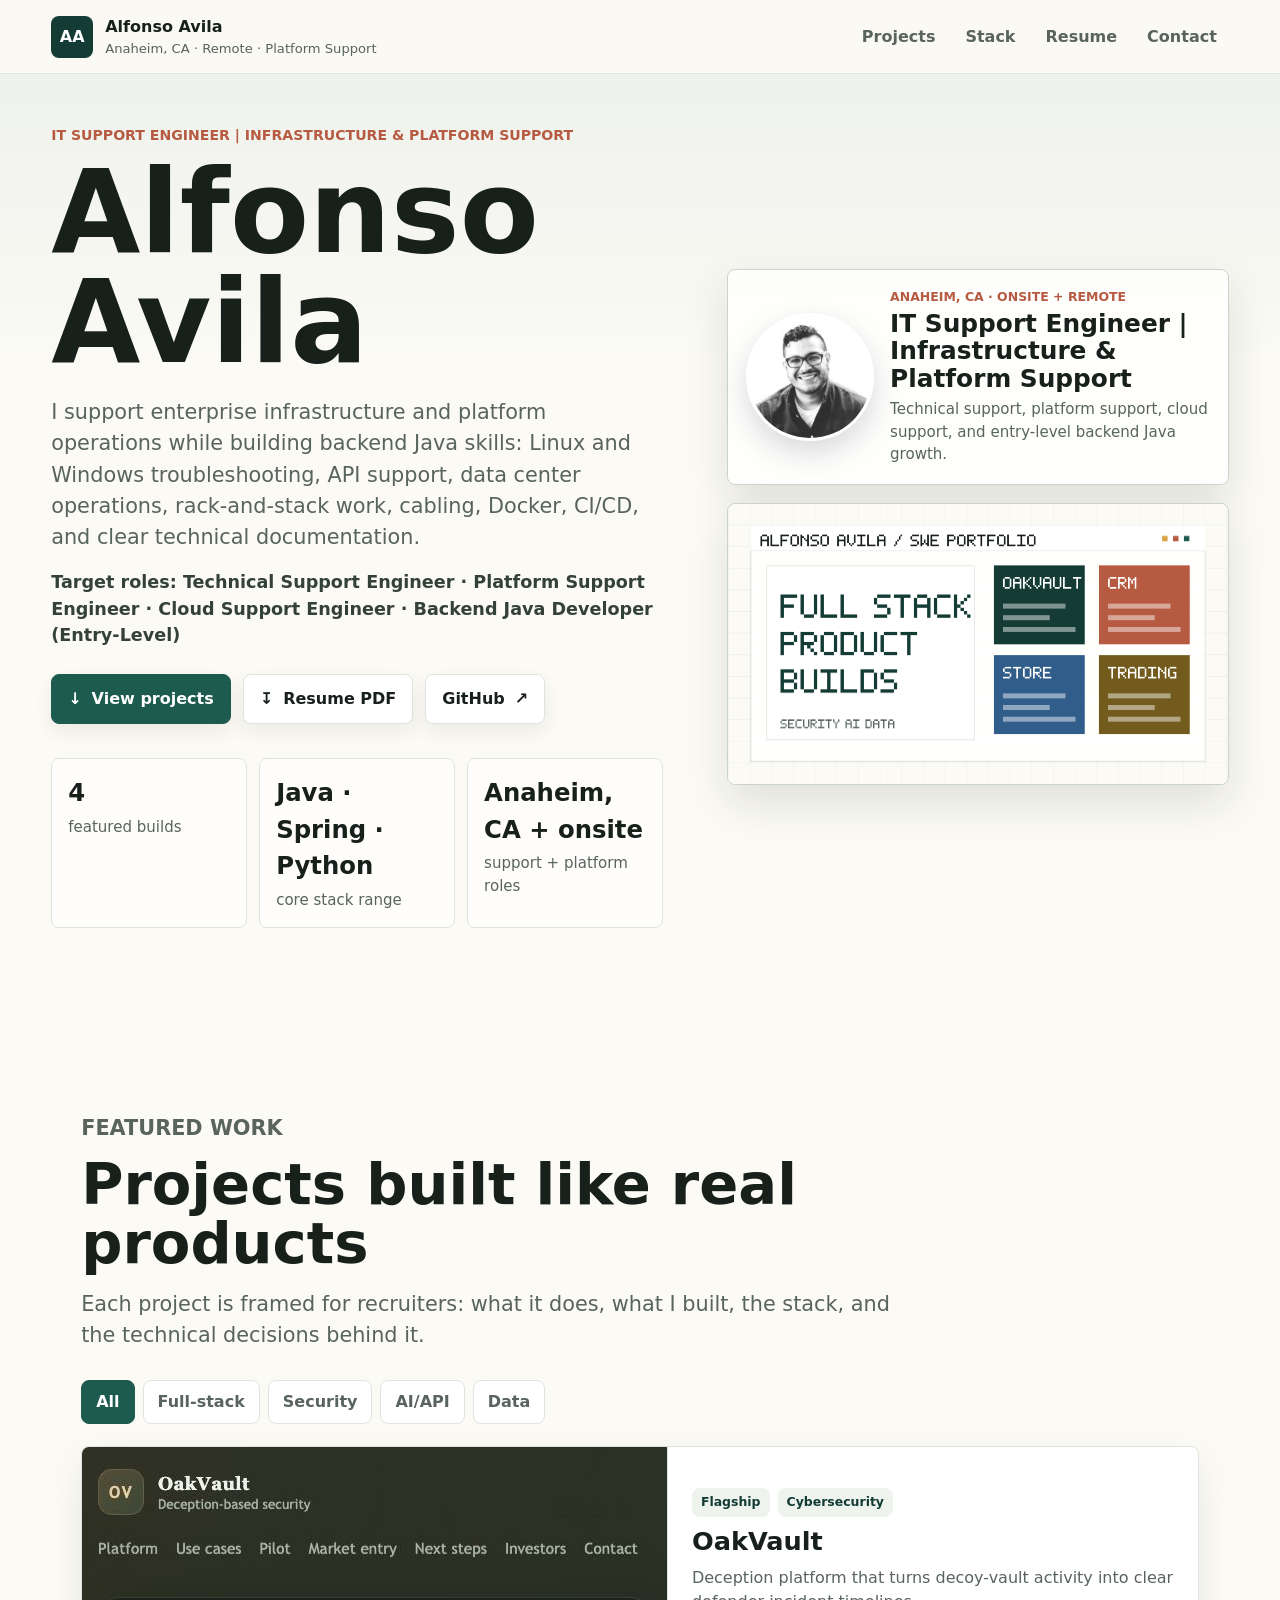
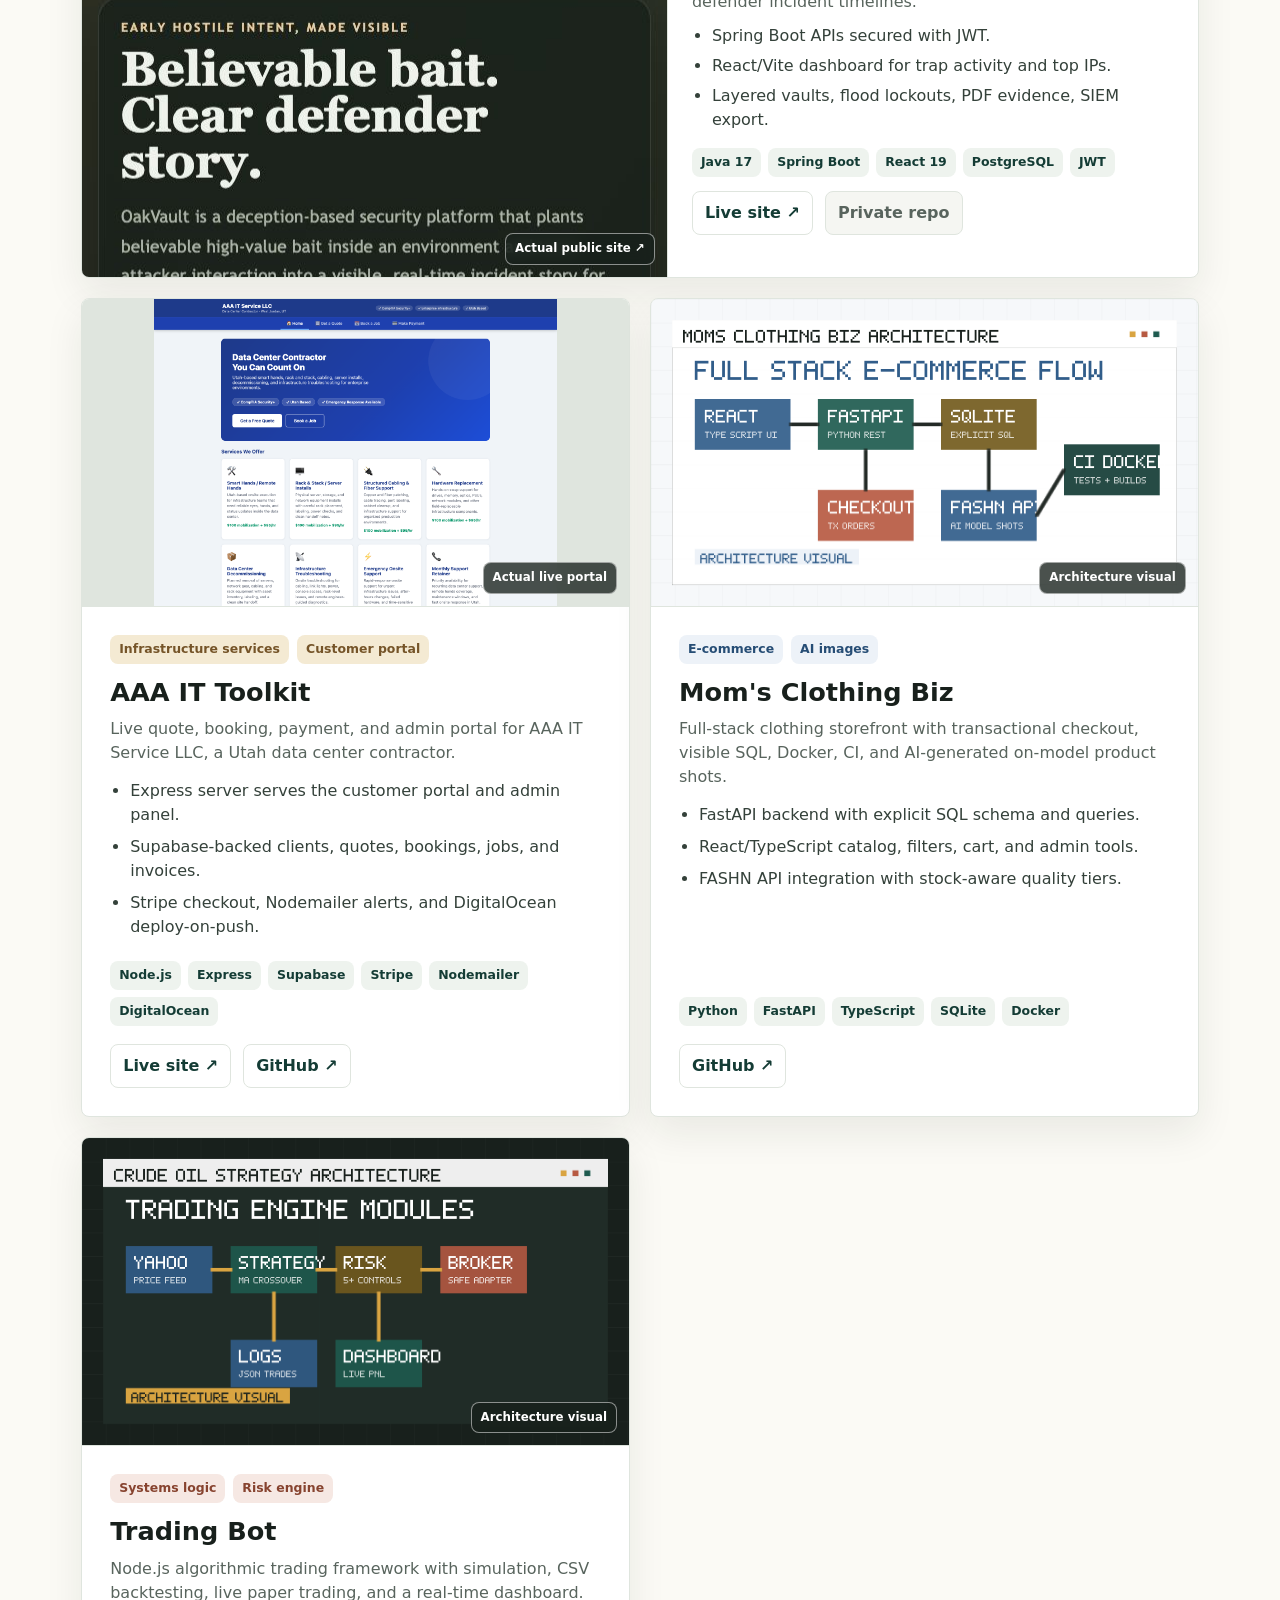
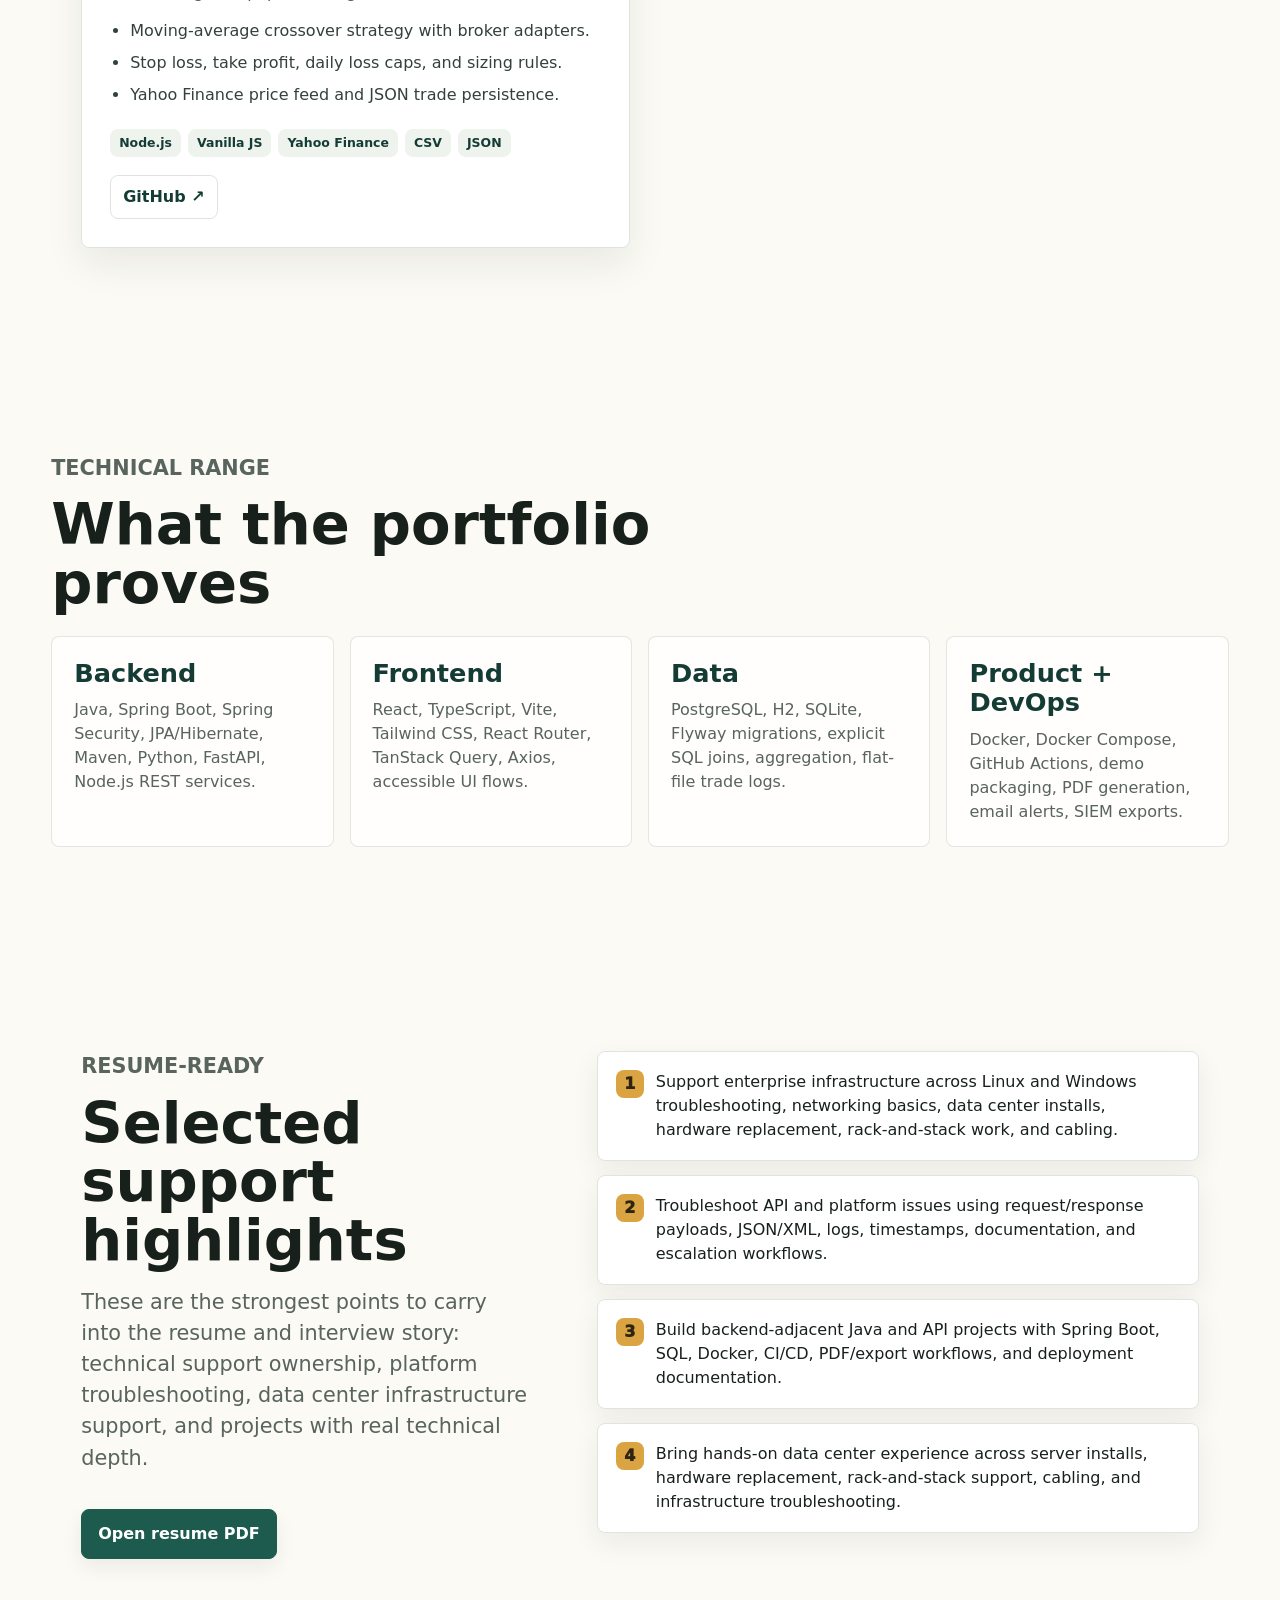
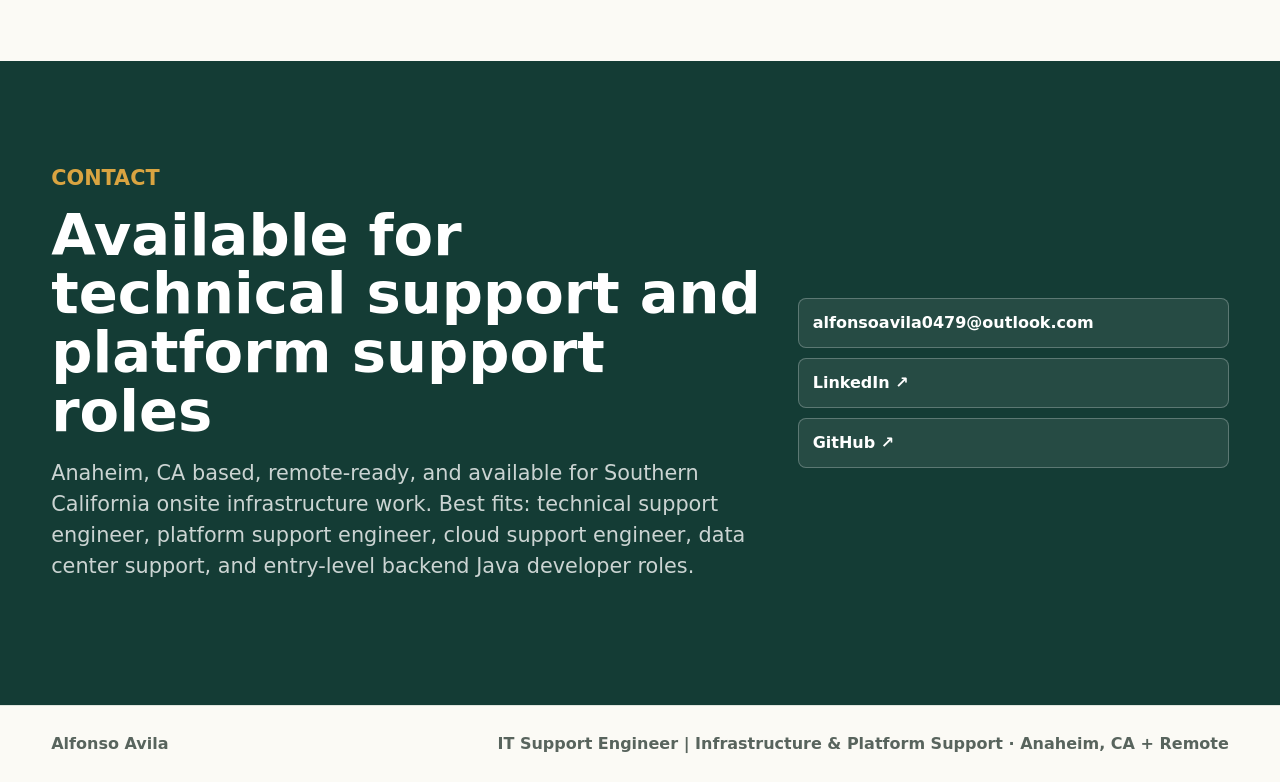
<file: index.html>
<!DOCTYPE html>
<html lang="en">
  <head>
    <meta charset="UTF-8" />
    <meta name="viewport" content="width=device-width, initial-scale=1.0" />
    <meta
      name="description"
      content="Alfonso Avila is an IT support engineer focused on infrastructure support, platform support, cloud support, data center operations, and entry-level backend Java development."
    />
    <title>Alfonso Avila | IT Support Engineer / Infrastructure &amp; Platform Support</title>
    <link rel="stylesheet" href="./styles.css?v=4" />
  </head>
  <body>
    <header class="site-header">
      <a class="brand" href="#top" aria-label="Alfonso Avila home">
        <span class="brand-mark">AA</span>
        <span>
          <strong>Alfonso Avila</strong>
          <small>Anaheim, CA · Remote · Platform Support</small>
        </span>
      </a>

      <nav class="nav-links" aria-label="Primary navigation">
        <a href="#projects">Projects</a>
        <a href="#stack">Stack</a>
        <a href="#resume">Resume</a>
        <a href="#contact">Contact</a>
      </nav>
    </header>

    <main id="top">
      <section class="hero section-band">
        <div class="hero-copy">
          <p class="eyebrow">IT Support Engineer | Infrastructure &amp; Platform Support</p>
          <h1>Alfonso Avila</h1>
          <p class="hero-text">
            I support enterprise infrastructure and platform operations while
            building backend Java skills: Linux and Windows troubleshooting,
            API support, data center operations, rack-and-stack work, cabling,
            Docker, CI/CD, and clear technical documentation.
          </p>
          <p class="target-roles">
            Target roles: Technical Support Engineer · Platform Support Engineer ·
            Cloud Support Engineer · Backend Java Developer (Entry-Level)
          </p>
          <div class="hero-actions" aria-label="Primary links">
            <a class="button primary" href="#projects">
              <span aria-hidden="true">↓</span>
              View projects
            </a>
            <a class="button" href="./assets/Alfonso_Avila_Resume.pdf">
              <span aria-hidden="true">↧</span>
              Resume PDF
            </a>
            <a class="icon-link" href="https://github.com/fonzyg" target="_blank" rel="noreferrer">
              GitHub
              <span aria-hidden="true">↗</span>
            </a>
          </div>
          <dl class="quick-stats" aria-label="Portfolio summary">
            <div>
              <dt>4</dt>
              <dd>featured builds</dd>
            </div>
            <div>
              <dt>Java · Spring · Python</dt>
              <dd>core stack range</dd>
            </div>
            <div>
              <dt>Anaheim, CA + onsite</dt>
              <dd>support + platform roles</dd>
            </div>
          </dl>
        </div>

        <figure class="hero-media">
          <div class="profile-card">
            <img
              class="profile-photo"
              src="./assets/alfonso-headshot.jpg"
              alt="Portrait of Alfonso Avila"
            />
            <div class="profile-copy">
              <span>Anaheim, CA · Onsite + Remote</span>
              <strong>IT Support Engineer | Infrastructure &amp; Platform Support</strong>
              <small>Technical support, platform support, cloud support, and entry-level backend Java growth.</small>
            </div>
          </div>
          <img
            class="portfolio-preview"
            src="./assets/hero-lab.png"
            alt="Generated portfolio preview showing four software project workstreams"
          />
        </figure>
      </section>

      <section class="section" id="projects">
        <div class="section-heading">
          <p class="eyebrow">Featured work</p>
          <h2>Projects built like real products</h2>
          <p>
            Each project is framed for recruiters: what it does, what I built,
            the stack, and the technical decisions behind it.
          </p>
        </div>

        <div class="filter-bar" role="group" aria-label="Filter projects">
          <button class="filter-button active" type="button" data-filter="all">All</button>
          <button class="filter-button" type="button" data-filter="fullstack">Full-stack</button>
          <button class="filter-button" type="button" data-filter="security">Security</button>
          <button class="filter-button" type="button" data-filter="ai">AI/API</button>
          <button class="filter-button" type="button" data-filter="data">Data</button>
        </div>

        <div class="project-grid">
          <article class="project-card featured" data-tags="fullstack security data">
            <div class="project-media">
              <img
                class="project-image"
                src="./assets/oakvault-real.jpg"
                alt="Actual OakVault public website screenshot"
              />
              <a
                class="image-note"
                href="https://oakvaultcyber.com/"
                target="_blank"
                rel="noreferrer"
                aria-label="Open OakVault public site"
              >
                Actual public site ↗
              </a>
            </div>
            <div class="project-body">
              <div class="project-kicker">
                <span>Flagship</span>
                <span>Cybersecurity</span>
              </div>
              <h3>OakVault</h3>
              <p>
                Deception platform that turns decoy-vault activity into clear
                defender incident timelines.
              </p>
              <ul class="project-points">
                <li>Spring Boot APIs secured with JWT.</li>
                <li>React/Vite dashboard for trap activity and top IPs.</li>
                <li>Layered vaults, flood lockouts, PDF evidence, SIEM export.</li>
              </ul>
              <div class="tech-list" aria-label="OakVault technologies">
                <span>Java 17</span>
                <span>Spring Boot</span>
                <span>React 19</span>
                <span>PostgreSQL</span>
                <span>JWT</span>
              </div>
              <div class="project-links">
                <a href="https://oakvaultcyber.com/" target="_blank" rel="noreferrer">Live site ↗</a>
                <span class="muted-link">Private repo</span>
              </div>
            </div>
          </article>

          <article class="project-card" data-tags="fullstack ai data">
            <div class="project-media">
              <img
                class="project-image"
                src="./assets/aaa-it-toolkit-real.png"
                alt="Actual AAA IT Toolkit customer portal screenshot"
              />
              <span class="image-note">Actual live portal</span>
            </div>
            <div class="project-body">
              <div class="project-kicker">
                <span>Infrastructure services</span>
                <span>Customer portal</span>
              </div>
              <h3>AAA IT Toolkit</h3>
              <p>
                Live quote, booking, payment, and admin portal for AAA IT
                Service LLC, a Utah data center contractor.
              </p>
              <ul class="project-points">
                <li>Express server serves the customer portal and admin panel.</li>
                <li>Supabase-backed clients, quotes, bookings, jobs, and invoices.</li>
                <li>Stripe checkout, Nodemailer alerts, and DigitalOcean deploy-on-push.</li>
              </ul>
              <div class="tech-list" aria-label="AAA IT Toolkit technologies">
                <span>Node.js</span>
                <span>Express</span>
                <span>Supabase</span>
                <span>Stripe</span>
                <span>Nodemailer</span>
                <span>DigitalOcean</span>
              </div>
              <div class="project-links">
                <a href="https://serveratutahwithaaaservices.com/" target="_blank" rel="noreferrer">Live site ↗</a>
                <a href="https://github.com/fonzyg/aaa-it-toolkit" target="_blank" rel="noreferrer">GitHub ↗</a>
              </div>
            </div>
          </article>

          <article class="project-card" data-tags="fullstack ai data">
            <div class="project-media">
              <img
                class="project-image"
                src="./assets/moms-preview.png"
                alt="Architecture visual for Mom's Clothing Biz"
              />
              <span class="image-note">Architecture visual</span>
            </div>
            <div class="project-body">
              <div class="project-kicker">
                <span>E-commerce</span>
                <span>AI images</span>
              </div>
              <h3>Mom's Clothing Biz</h3>
              <p>
                Full-stack clothing storefront with transactional checkout,
                visible SQL, Docker, CI, and AI-generated on-model product shots.
              </p>
              <ul class="project-points">
                <li>FastAPI backend with explicit SQL schema and queries.</li>
                <li>React/TypeScript catalog, filters, cart, and admin tools.</li>
                <li>FASHN API integration with stock-aware quality tiers.</li>
              </ul>
              <div class="tech-list" aria-label="Mom's Clothing Biz technologies">
                <span>Python</span>
                <span>FastAPI</span>
                <span>TypeScript</span>
                <span>SQLite</span>
                <span>Docker</span>
              </div>
              <div class="project-links">
                <a href="https://github.com/fonzyg/moms-clothing-biz" target="_blank" rel="noreferrer">GitHub ↗</a>
              </div>
            </div>
          </article>

          <article class="project-card" data-tags="data">
            <div class="project-media">
              <img
                class="project-image"
                src="./assets/trading-preview.png"
                alt="Architecture visual for Trading Bot"
              />
              <span class="image-note">Architecture visual</span>
            </div>
            <div class="project-body">
              <div class="project-kicker">
                <span>Systems logic</span>
                <span>Risk engine</span>
              </div>
              <h3>Trading Bot</h3>
              <p>
                Node.js algorithmic trading framework with simulation,
                CSV backtesting, live paper trading, and a real-time dashboard.
              </p>
              <ul class="project-points">
                <li>Moving-average crossover strategy with broker adapters.</li>
                <li>Stop loss, take profit, daily loss caps, and sizing rules.</li>
                <li>Yahoo Finance price feed and JSON trade persistence.</li>
              </ul>
              <div class="tech-list" aria-label="Trading Bot technologies">
                <span>Node.js</span>
                <span>Vanilla JS</span>
                <span>Yahoo Finance</span>
                <span>CSV</span>
                <span>JSON</span>
              </div>
              <div class="project-links">
                <a href="https://github.com/fonzyg/trading-bot" target="_blank" rel="noreferrer">GitHub ↗</a>
              </div>
            </div>
          </article>
        </div>
      </section>

      <section class="section section-band" id="stack">
        <div class="section-heading compact">
          <p class="eyebrow">Technical range</p>
          <h2>What the portfolio proves</h2>
        </div>
        <div class="stack-grid">
          <section class="stack-panel">
            <h3>Backend</h3>
            <p>Java, Spring Boot, Spring Security, JPA/Hibernate, Maven, Python, FastAPI, Node.js REST services.</p>
          </section>
          <section class="stack-panel">
            <h3>Frontend</h3>
            <p>React, TypeScript, Vite, Tailwind CSS, React Router, TanStack Query, Axios, accessible UI flows.</p>
          </section>
          <section class="stack-panel">
            <h3>Data</h3>
            <p>PostgreSQL, H2, SQLite, Flyway migrations, explicit SQL joins, aggregation, flat-file trade logs.</p>
          </section>
          <section class="stack-panel">
            <h3>Product + DevOps</h3>
            <p>Docker, Docker Compose, GitHub Actions, demo packaging, PDF generation, email alerts, SIEM exports.</p>
          </section>
        </div>
      </section>

      <section class="section" id="resume">
        <div class="resume-layout">
          <div>
            <p class="eyebrow">Resume-ready</p>
            <h2>Selected support highlights</h2>
            <p>
              These are the strongest points to carry into the resume and
              interview story: technical support ownership, platform troubleshooting,
              data center infrastructure support, and projects with real technical depth.
            </p>
            <a class="button primary" href="./assets/Alfonso_Avila_Resume.pdf">Open resume PDF</a>
          </div>
          <ol class="resume-list">
            <li>
              Support enterprise infrastructure across Linux and Windows
              troubleshooting, networking basics, data center installs, hardware
              replacement, rack-and-stack work, and cabling.
            </li>
            <li>
              Troubleshoot API and platform issues using request/response
              payloads, JSON/XML, logs, timestamps, documentation, and escalation
              workflows.
            </li>
            <li>
              Build backend-adjacent Java and API projects with Spring Boot, SQL,
              Docker, CI/CD, PDF/export workflows, and deployment documentation.
            </li>
            <li>
              Bring hands-on data center experience across server installs,
              hardware replacement, rack-and-stack support, cabling, and infrastructure troubleshooting.
            </li>
          </ol>
        </div>
      </section>

      <section class="contact-section" id="contact">
        <div>
          <p class="eyebrow">Contact</p>
          <h2>Available for technical support and platform support roles</h2>
          <p>
            Anaheim, CA based, remote-ready, and available for Southern
            California onsite infrastructure work. Best fits: technical support engineer, platform
            support engineer, cloud support engineer, data center support, and
            entry-level backend Java developer roles.
          </p>
        </div>
        <div class="contact-links">
          <a href="mailto:alfonsoavila0479@outlook.com">alfonsoavila0479@outlook.com</a>
          <a href="http://linkedin.com/in/alfonso-avila-41981b191" target="_blank" rel="noreferrer">LinkedIn ↗</a>
          <a href="https://github.com/fonzyg" target="_blank" rel="noreferrer">GitHub ↗</a>
        </div>
      </section>
    </main>

    <footer class="site-footer">
      <span>Alfonso Avila</span>
      <span>IT Support Engineer | Infrastructure &amp; Platform Support · Anaheim, CA + Remote</span>
    </footer>

    <script src="./script.js?v=1"></script>
  </body>
</html>
</file>
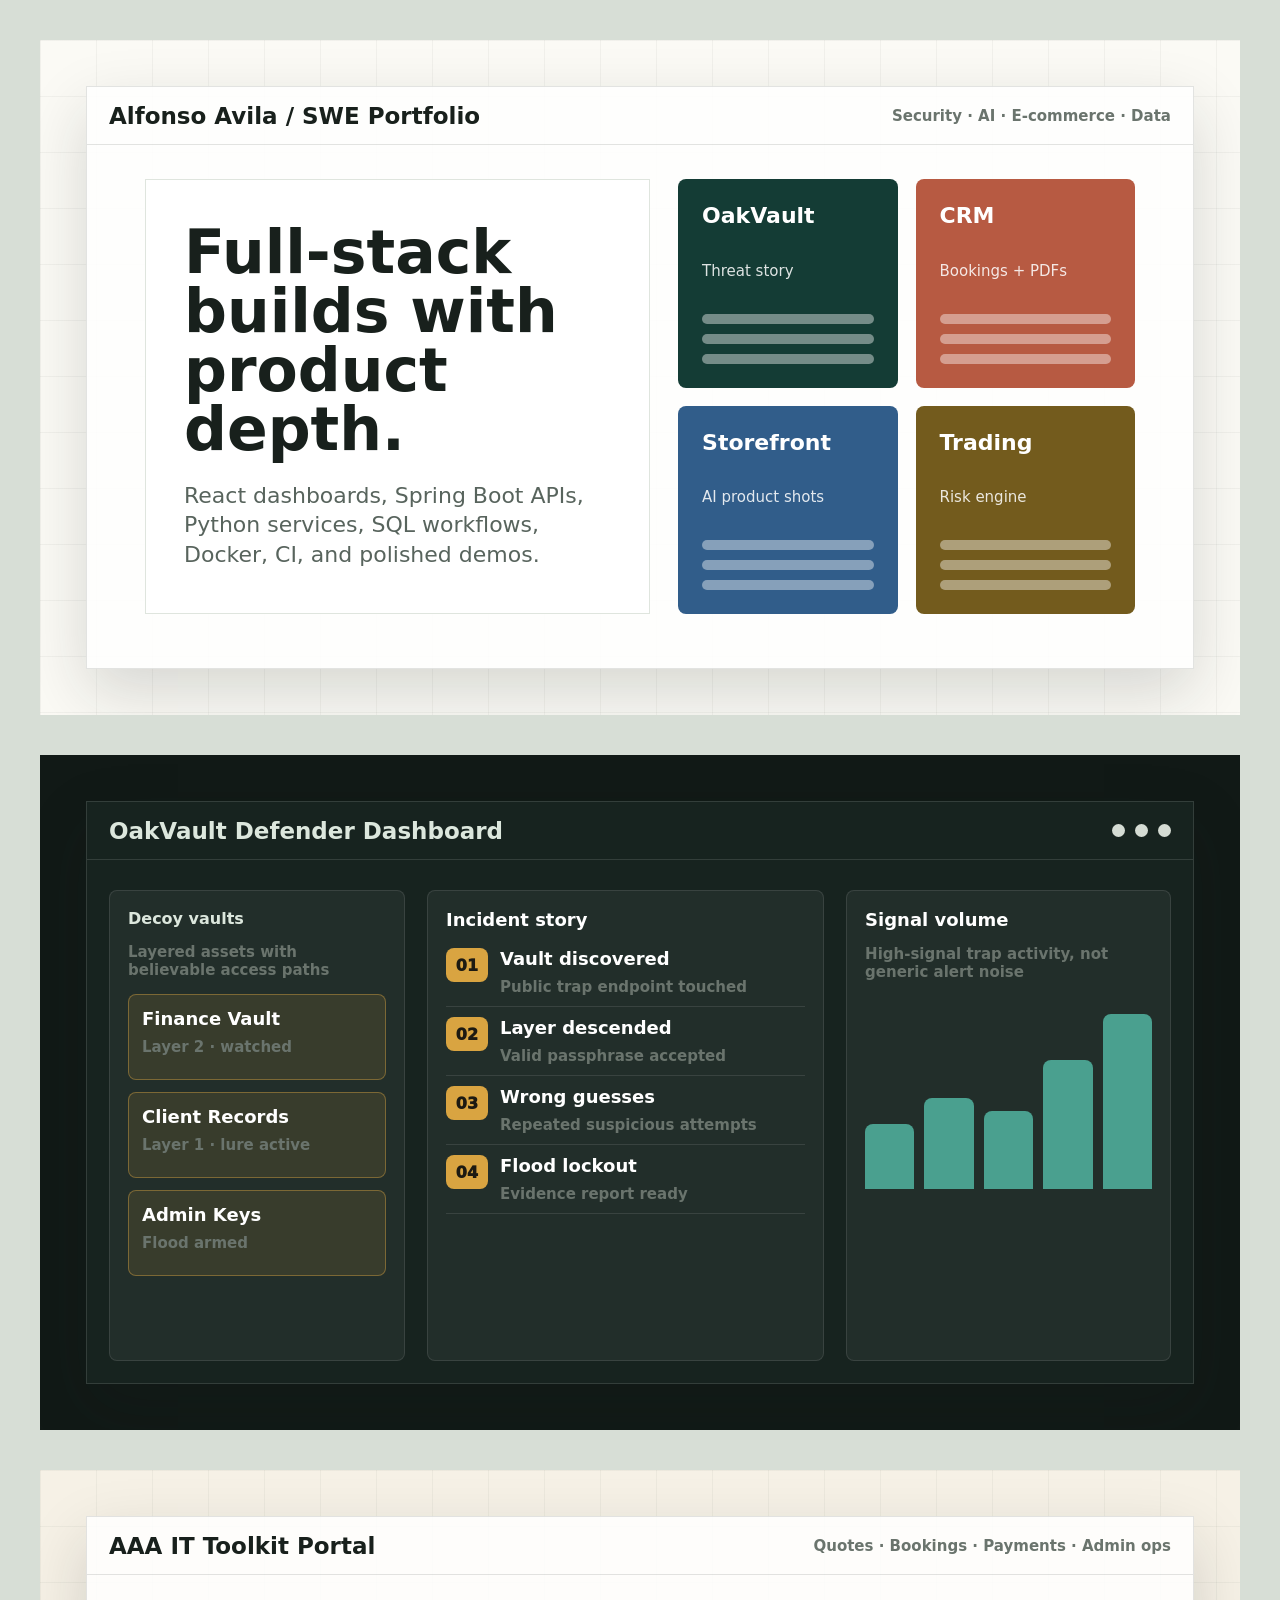
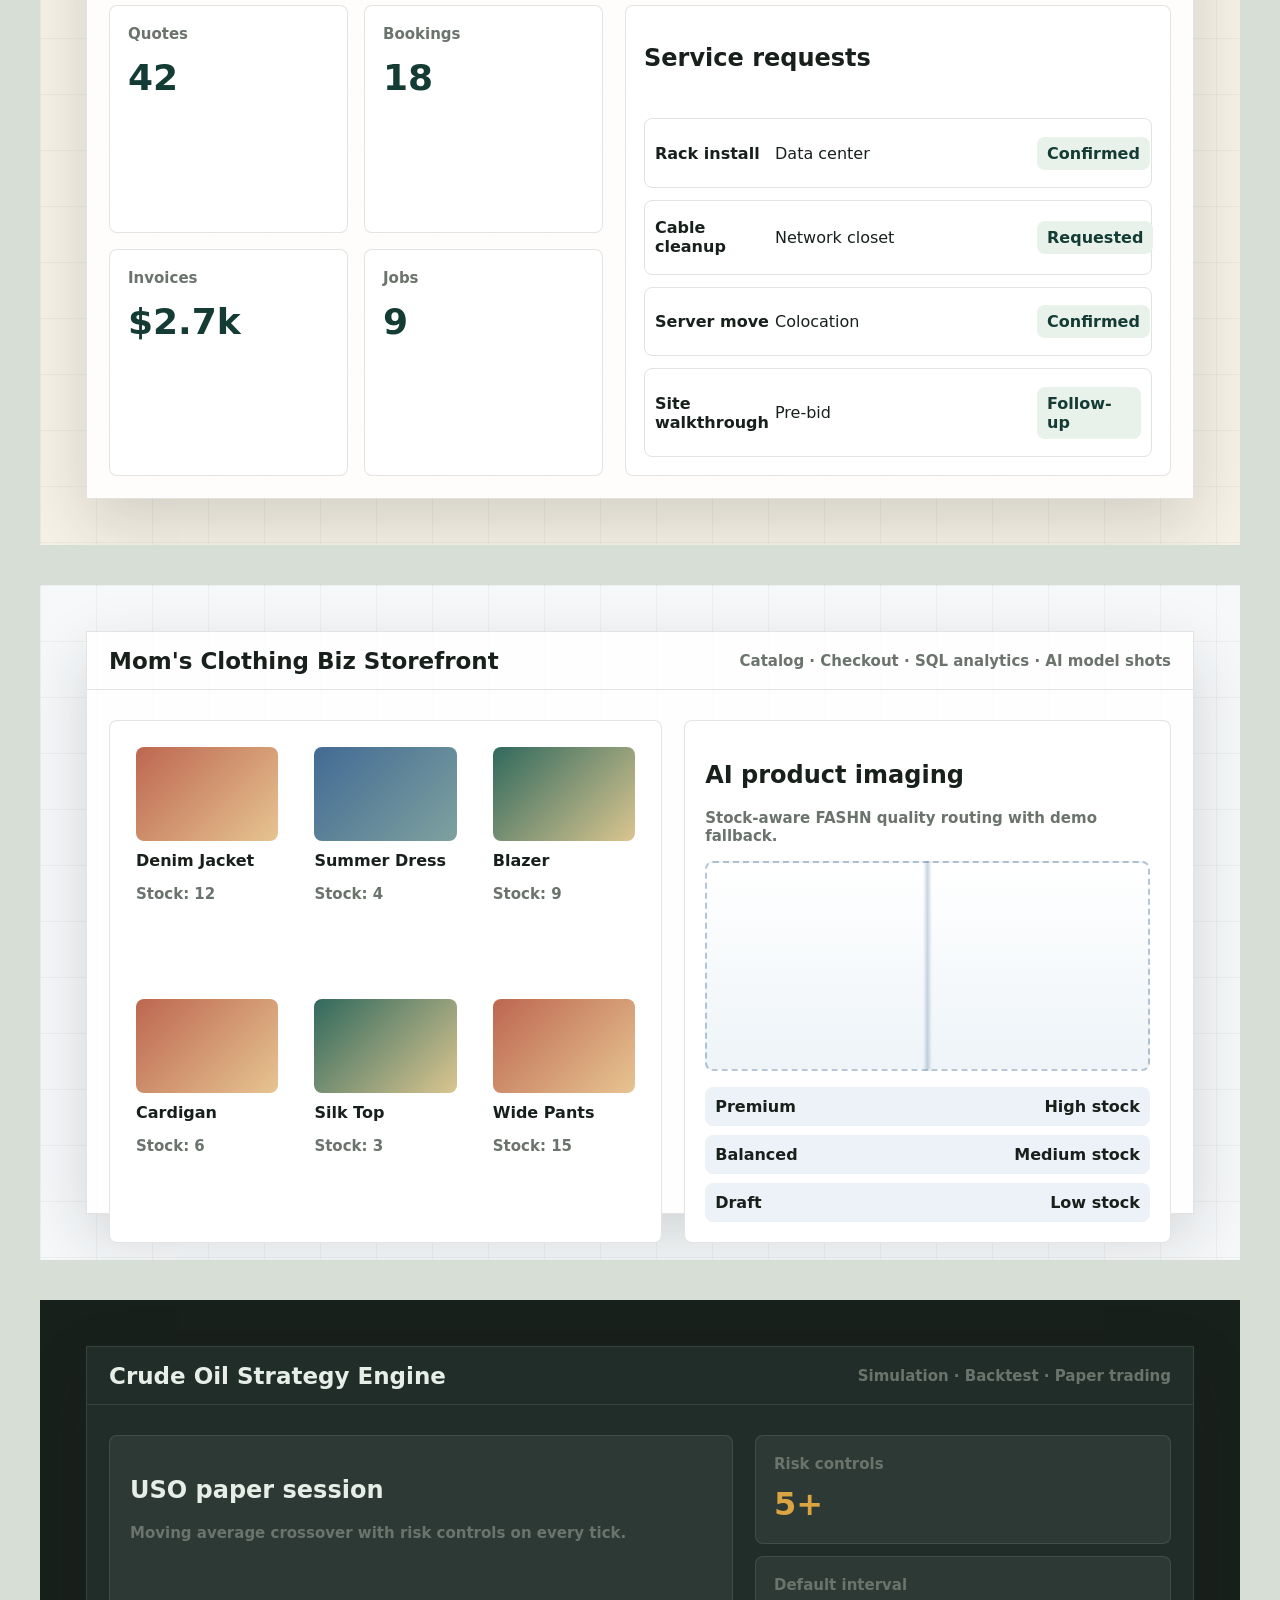
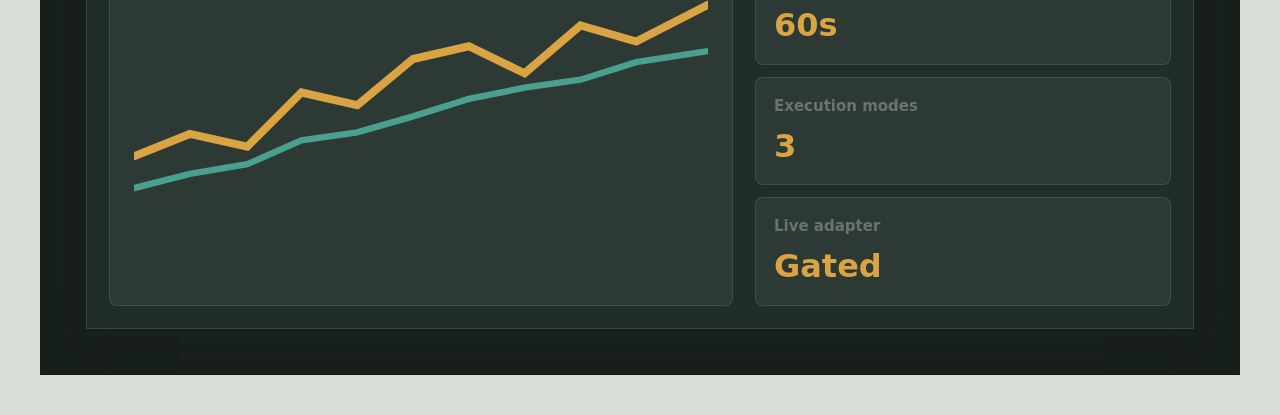
<file: scripts/asset-board.html>
<!DOCTYPE html>
<html lang="en">
  <head>
    <meta charset="UTF-8" />
    <meta name="viewport" content="width=device-width, initial-scale=1.0" />
    <title>Portfolio Asset Board</title>
    <style>
      :root {
        --ink: #18201c;
        --paper: #fbfaf5;
        --green: #1e5b4f;
        --green-dark: #143c35;
        --gold: #d9a441;
        --brick: #b75a42;
        --blue: #315d8a;
        --line: #dfe5de;
      }

      * {
        box-sizing: border-box;
      }

      body {
        margin: 0;
        background: #d7ded6;
        font-family:
          Inter, ui-sans-serif, system-ui, -apple-system, BlinkMacSystemFont,
          "Segoe UI", sans-serif;
        color: var(--ink);
      }

      .board {
        display: grid;
        gap: 40px;
        padding: 40px;
      }

      .thumb {
        position: relative;
        width: 1200px;
        height: 675px;
        overflow: hidden;
        border-radius: 0;
        background: var(--paper);
      }

      .thumb::before {
        position: absolute;
        inset: 0;
        background-image:
          linear-gradient(rgba(24, 32, 28, 0.045) 1px, transparent 1px),
          linear-gradient(90deg, rgba(24, 32, 28, 0.045) 1px, transparent 1px);
        background-size: 56px 56px;
        content: "";
        pointer-events: none;
      }

      .frame {
        position: absolute;
        inset: 46px;
        border: 1px solid rgba(24, 32, 28, 0.12);
        background: rgba(255, 255, 255, 0.86);
        box-shadow: 0 24px 60px rgba(24, 32, 28, 0.16);
      }

      .bar {
        display: flex;
        align-items: center;
        justify-content: space-between;
        height: 58px;
        padding: 0 22px;
        border-bottom: 1px solid rgba(24, 32, 28, 0.12);
        font-weight: 900;
      }

      .dots {
        display: flex;
        gap: 10px;
      }

      .dots span {
        width: 13px;
        height: 13px;
        border-radius: 50%;
        background: #d5dcd4;
      }

      .label {
        position: relative;
        z-index: 2;
        font-size: 23px;
      }

      .small {
        color: #6a746d;
        font-size: 15px;
        font-weight: 750;
      }

      .panel {
        border: 1px solid rgba(24, 32, 28, 0.12);
        border-radius: 8px;
        background: #fff;
      }

      .hero-grid {
        position: absolute;
        inset: 92px 58px 54px;
        display: grid;
        grid-template-columns: 1.05fr 0.95fr;
        gap: 28px;
      }

      .hero-title {
        display: flex;
        flex-direction: column;
        justify-content: center;
        padding: 38px;
        background: #fff;
        border: 1px solid var(--line);
      }

      .hero-title h1 {
        margin: 0;
        font-size: 60px;
        line-height: 0.98;
      }

      .hero-title p {
        margin: 22px 0 0;
        color: #58645d;
        font-size: 22px;
        line-height: 1.35;
      }

      .hero-systems {
        display: grid;
        grid-template-columns: 1fr 1fr;
        gap: 18px;
      }

      .system-card {
        display: flex;
        flex-direction: column;
        justify-content: space-between;
        padding: 24px;
        color: #fff;
        border-radius: 8px;
        min-height: 178px;
      }

      .system-card strong {
        font-size: 22px;
      }

      .system-card span {
        font-size: 15px;
        opacity: 0.86;
      }

      .rails {
        display: grid;
        gap: 10px;
      }

      .rail {
        height: 10px;
        border-radius: 8px;
        background: rgba(255, 255, 255, 0.48);
      }

      .oak {
        background: #111916;
        color: #dce7dd;
      }

      .oak::before {
        opacity: 0.08;
      }

      .oak .frame {
        border-color: rgba(255, 255, 255, 0.12);
        background: #17231f;
      }

      .oak .bar {
        border-color: rgba(255, 255, 255, 0.12);
      }

      .oak-grid {
        position: absolute;
        inset: 88px 22px 22px;
        display: grid;
        grid-template-columns: 0.82fr 1.1fr 0.9fr;
        gap: 22px;
      }

      .vault-list,
      .timeline,
      .signal {
        padding: 18px;
        border: 1px solid rgba(255, 255, 255, 0.1);
        border-radius: 8px;
        background: rgba(255, 255, 255, 0.05);
      }

      .vault {
        height: 86px;
        margin-top: 12px;
        padding: 13px;
        border: 1px solid rgba(217, 164, 65, 0.42);
        border-radius: 8px;
        background: rgba(217, 164, 65, 0.12);
      }

      .vault strong,
      .timeline strong,
      .signal strong {
        display: block;
        margin-bottom: 8px;
        color: #fff;
        font-size: 18px;
      }

      .timeline-row {
        display: grid;
        grid-template-columns: 42px 1fr;
        gap: 12px;
        align-items: start;
        padding: 10px 0;
        border-bottom: 1px solid rgba(255, 255, 255, 0.1);
      }

      .timeline-dot {
        display: grid;
        height: 34px;
        place-items: center;
        border-radius: 8px;
        background: #d9a441;
        color: #1d1a12;
        font-weight: 950;
      }

      .signal-chart {
        display: flex;
        align-items: end;
        gap: 10px;
        height: 190px;
        margin-top: 18px;
      }

      .signal-chart span {
        flex: 1;
        border-radius: 8px 8px 0 0;
        background: #4aa08f;
      }

      .crm {
        background: #f6f1e6;
      }

      .crm-grid {
        position: absolute;
        inset: 88px 22px 22px;
        display: grid;
        grid-template-columns: 0.95fr 1.05fr;
        gap: 22px;
      }

      .stat-grid {
        display: grid;
        grid-template-columns: 1fr 1fr;
        gap: 16px;
      }

      .stat {
        min-height: 118px;
        padding: 18px;
      }

      .stat b {
        display: block;
        margin-top: 14px;
        color: #143c35;
        font-size: 36px;
      }

      .schedule {
        display: grid;
        gap: 12px;
        padding: 18px;
      }

      .schedule-row {
        display: grid;
        grid-template-columns: 120px 1fr 104px;
        align-items: center;
        min-height: 54px;
        padding: 10px;
        border: 1px solid var(--line);
        border-radius: 8px;
        background: #fff;
      }

      .pill {
        display: inline-flex;
        width: fit-content;
        padding: 7px 10px;
        border-radius: 8px;
        background: #e9f1eb;
        color: #143c35;
        font-weight: 850;
      }

      .shop {
        background: #f6f8fa;
      }

      .shop-grid {
        position: absolute;
        inset: 88px 22px 22px;
        display: grid;
        grid-template-columns: 1fr 0.88fr;
        gap: 22px;
      }

      .catalog {
        display: grid;
        grid-template-columns: repeat(3, 1fr);
        gap: 16px;
        padding: 16px;
      }

      .product {
        min-height: 195px;
        padding: 10px;
        background: #fff;
      }

      .photo {
        height: 94px;
        margin-bottom: 10px;
        border-radius: 8px;
        background:
          linear-gradient(135deg, rgba(183, 90, 66, 0.9), rgba(217, 164, 65, 0.45)),
          #f2dfd4;
      }

      .product:nth-child(2) .photo {
        background:
          linear-gradient(135deg, rgba(49, 93, 138, 0.9), rgba(30, 91, 79, 0.5)),
          #e0e8ef;
      }

      .product:nth-child(3) .photo,
      .product:nth-child(5) .photo {
        background:
          linear-gradient(135deg, rgba(30, 91, 79, 0.9), rgba(217, 164, 65, 0.5)),
          #dce8df;
      }

      .ai-panel {
        padding: 20px;
      }

      .ai-box {
        height: 210px;
        margin-top: 16px;
        border: 2px dashed rgba(49, 93, 138, 0.34);
        border-radius: 8px;
        background:
          linear-gradient(90deg, transparent 49%, rgba(49, 93, 138, 0.25) 50%, transparent 51%),
          linear-gradient(180deg, #fff, #eef4f8);
      }

      .tier-list {
        display: grid;
        gap: 9px;
        margin-top: 16px;
      }

      .tier {
        display: flex;
        justify-content: space-between;
        padding: 10px;
        border-radius: 8px;
        background: #edf2f8;
        font-weight: 850;
      }

      .trade {
        background: #18201c;
        color: #e7eee8;
      }

      .trade::before {
        opacity: 0.08;
      }

      .trade .frame {
        border-color: rgba(255, 255, 255, 0.1);
        background: #202d28;
      }

      .trade .bar {
        border-color: rgba(255, 255, 255, 0.1);
      }

      .trade-grid {
        position: absolute;
        inset: 88px 22px 22px;
        display: grid;
        grid-template-columns: 1.2fr 0.8fr;
        gap: 22px;
      }

      .chart {
        position: relative;
        padding: 20px;
        border: 1px solid rgba(255, 255, 255, 0.1);
        border-radius: 8px;
        background: rgba(255, 255, 255, 0.06);
      }

      .chart svg {
        position: absolute;
        inset: 82px 24px 38px;
        width: calc(100% - 48px);
        height: calc(100% - 120px);
      }

      .risk {
        display: grid;
        gap: 12px;
      }

      .risk-card {
        padding: 18px;
        border: 1px solid rgba(255, 255, 255, 0.1);
        border-radius: 8px;
        background: rgba(255, 255, 255, 0.06);
      }

      .risk-card b {
        display: block;
        margin-top: 12px;
        color: #d9a441;
        font-size: 32px;
      }
    </style>
  </head>
  <body>
    <main class="board">
      <section class="thumb" id="hero">
        <div class="frame">
          <div class="bar">
            <span class="label">Alfonso Avila / SWE Portfolio</span>
            <span class="small">Security · AI · E-commerce · Data</span>
          </div>
          <div class="hero-grid">
            <div class="hero-title">
              <h1>Full-stack builds with product depth.</h1>
              <p>React dashboards, Spring Boot APIs, Python services, SQL workflows, Docker, CI, and polished demos.</p>
            </div>
            <div class="hero-systems">
              <div class="system-card" style="background:#143c35">
                <strong>OakVault</strong><span>Threat story</span>
                <div class="rails"><span class="rail"></span><span class="rail"></span><span class="rail"></span></div>
              </div>
              <div class="system-card" style="background:#b75a42">
                <strong>CRM</strong><span>Bookings + PDFs</span>
                <div class="rails"><span class="rail"></span><span class="rail"></span><span class="rail"></span></div>
              </div>
              <div class="system-card" style="background:#315d8a">
                <strong>Storefront</strong><span>AI product shots</span>
                <div class="rails"><span class="rail"></span><span class="rail"></span><span class="rail"></span></div>
              </div>
              <div class="system-card" style="background:#735b1d">
                <strong>Trading</strong><span>Risk engine</span>
                <div class="rails"><span class="rail"></span><span class="rail"></span><span class="rail"></span></div>
              </div>
            </div>
          </div>
        </div>
      </section>

      <section class="thumb oak" id="oakvault">
        <div class="frame">
          <div class="bar">
            <span class="label">OakVault Defender Dashboard</span>
            <div class="dots"><span></span><span></span><span></span></div>
          </div>
          <div class="oak-grid">
            <div class="vault-list">
              <strong>Decoy vaults</strong>
              <p class="small">Layered assets with believable access paths</p>
              <div class="vault"><strong>Finance Vault</strong><span class="small">Layer 2 · watched</span></div>
              <div class="vault"><strong>Client Records</strong><span class="small">Layer 1 · lure active</span></div>
              <div class="vault"><strong>Admin Keys</strong><span class="small">Flood armed</span></div>
            </div>
            <div class="timeline">
              <strong>Incident story</strong>
              <div class="timeline-row"><div class="timeline-dot">01</div><div><strong>Vault discovered</strong><span class="small">Public trap endpoint touched</span></div></div>
              <div class="timeline-row"><div class="timeline-dot">02</div><div><strong>Layer descended</strong><span class="small">Valid passphrase accepted</span></div></div>
              <div class="timeline-row"><div class="timeline-dot">03</div><div><strong>Wrong guesses</strong><span class="small">Repeated suspicious attempts</span></div></div>
              <div class="timeline-row"><div class="timeline-dot">04</div><div><strong>Flood lockout</strong><span class="small">Evidence report ready</span></div></div>
            </div>
            <div class="signal">
              <strong>Signal volume</strong>
              <p class="small">High-signal trap activity, not generic alert noise</p>
              <div class="signal-chart">
                <span style="height:34%"></span><span style="height:48%"></span><span style="height:41%"></span><span style="height:68%"></span><span style="height:92%"></span>
              </div>
            </div>
          </div>
        </div>
      </section>

      <section class="thumb crm" id="aaa-it-toolkit">
        <div class="frame">
          <div class="bar">
            <span class="label">AAA IT Toolkit Portal</span>
            <span class="small">Quotes · Bookings · Payments · Admin ops</span>
          </div>
          <div class="crm-grid">
            <div class="stat-grid">
              <div class="panel stat"><span class="small">Quotes</span><b>42</b></div>
              <div class="panel stat"><span class="small">Bookings</span><b>18</b></div>
              <div class="panel stat"><span class="small">Invoices</span><b>$2.7k</b></div>
              <div class="panel stat"><span class="small">Jobs</span><b>9</b></div>
            </div>
            <div class="panel schedule">
              <h2>Service requests</h2>
              <div class="schedule-row"><strong>Rack install</strong><span>Data center</span><span class="pill">Confirmed</span></div>
              <div class="schedule-row"><strong>Cable cleanup</strong><span>Network closet</span><span class="pill">Requested</span></div>
              <div class="schedule-row"><strong>Server move</strong><span>Colocation</span><span class="pill">Confirmed</span></div>
              <div class="schedule-row"><strong>Site walkthrough</strong><span>Pre-bid</span><span class="pill">Follow-up</span></div>
            </div>
          </div>
        </div>
      </section>

      <section class="thumb shop" id="moms">
        <div class="frame">
          <div class="bar">
            <span class="label">Mom's Clothing Biz Storefront</span>
            <span class="small">Catalog · Checkout · SQL analytics · AI model shots</span>
          </div>
          <div class="shop-grid">
            <div class="panel catalog">
              <div class="product"><div class="photo"></div><strong>Denim Jacket</strong><p class="small">Stock: 12</p></div>
              <div class="product"><div class="photo"></div><strong>Summer Dress</strong><p class="small">Stock: 4</p></div>
              <div class="product"><div class="photo"></div><strong>Blazer</strong><p class="small">Stock: 9</p></div>
              <div class="product"><div class="photo"></div><strong>Cardigan</strong><p class="small">Stock: 6</p></div>
              <div class="product"><div class="photo"></div><strong>Silk Top</strong><p class="small">Stock: 3</p></div>
              <div class="product"><div class="photo"></div><strong>Wide Pants</strong><p class="small">Stock: 15</p></div>
            </div>
            <div class="panel ai-panel">
              <h2>AI product imaging</h2>
              <p class="small">Stock-aware FASHN quality routing with demo fallback.</p>
              <div class="ai-box"></div>
              <div class="tier-list">
                <div class="tier"><span>Premium</span><span>High stock</span></div>
                <div class="tier"><span>Balanced</span><span>Medium stock</span></div>
                <div class="tier"><span>Draft</span><span>Low stock</span></div>
              </div>
            </div>
          </div>
        </div>
      </section>

      <section class="thumb trade" id="trading">
        <div class="frame">
          <div class="bar">
            <span class="label">Crude Oil Strategy Engine</span>
            <span class="small">Simulation · Backtest · Paper trading</span>
          </div>
          <div class="trade-grid">
            <div class="chart">
              <h2>USO paper session</h2>
              <p class="small">Moving average crossover with risk controls on every tick.</p>
              <svg viewBox="0 0 720 360" role="img" aria-label="Trading line chart">
                <path d="M0 260 L70 232 L142 248 L210 180 L280 196 L350 138 L420 122 L490 156 L560 96 L630 116 L720 70" fill="none" stroke="#d9a441" stroke-width="10" stroke-linecap="round" />
                <path d="M0 300 L70 282 L142 270 L210 240 L280 230 L350 210 L420 188 L490 174 L560 164 L630 142 L720 128" fill="none" stroke="#4aa08f" stroke-width="8" stroke-linecap="round" />
              </svg>
            </div>
            <div class="risk">
              <div class="risk-card"><span class="small">Risk controls</span><b>5+</b></div>
              <div class="risk-card"><span class="small">Default interval</span><b>60s</b></div>
              <div class="risk-card"><span class="small">Execution modes</span><b>3</b></div>
              <div class="risk-card"><span class="small">Live adapter</span><b>Gated</b></div>
            </div>
          </div>
        </div>
      </section>
    </main>
  </body>
</html>
</file>
<file: styles.css>
:root {
  color-scheme: light;
  --ink: #18201c;
  --muted: #58645d;
  --paper: #fbfaf5;
  --surface: #ffffff;
  --line: #dfe5de;
  --forest: #1e5b4f;
  --forest-dark: #143c35;
  --gold: #d9a441;
  --brick: #b75a42;
  --blue: #315d8a;
  --shadow: 0 18px 44px rgba(24, 32, 28, 0.12);
  --radius: 8px;
}

* {
  box-sizing: border-box;
}

html {
  scroll-behavior: smooth;
}

body {
  margin: 0;
  color: var(--ink);
  background:
    linear-gradient(180deg, rgba(30, 91, 79, 0.07), transparent 360px),
    var(--paper);
  font-family:
    Inter, ui-sans-serif, system-ui, -apple-system, BlinkMacSystemFont, "Segoe UI",
    sans-serif;
  line-height: 1.5;
}

img {
  display: block;
  max-width: 100%;
}

a {
  color: inherit;
  text-decoration: none;
}

.site-header {
  position: sticky;
  top: 0;
  z-index: 10;
  display: flex;
  align-items: center;
  justify-content: space-between;
  gap: 24px;
  min-height: 74px;
  padding: 14px clamp(18px, 4vw, 56px);
  background: rgba(251, 250, 245, 0.92);
  border-bottom: 1px solid rgba(223, 229, 222, 0.92);
  backdrop-filter: blur(14px);
}

.brand {
  display: inline-flex;
  align-items: center;
  gap: 12px;
  min-width: 0;
}

.brand-mark {
  display: grid;
  flex: 0 0 auto;
  width: 42px;
  height: 42px;
  place-items: center;
  color: #fff;
  background: var(--forest-dark);
  border-radius: var(--radius);
  font-weight: 900;
}

.brand strong,
.brand small {
  display: block;
}

.brand strong {
  font-size: 1rem;
}

.brand small {
  color: var(--muted);
  font-size: 0.82rem;
}

.nav-links {
  display: flex;
  flex-wrap: wrap;
  align-items: center;
  justify-content: flex-end;
  gap: 6px;
}

.nav-links a {
  min-height: 38px;
  padding: 8px 12px;
  border-radius: var(--radius);
  color: var(--muted);
  font-weight: 750;
}

.nav-links a:hover,
.nav-links a:focus-visible {
  color: var(--ink);
  background: #edf2ed;
  outline: none;
}

.section,
.section-band,
.contact-section {
  padding: clamp(58px, 8vw, 104px) clamp(18px, 4vw, 56px);
}

.section {
  max-width: 1220px;
  margin: 0 auto;
}

.section-band {
  max-width: none;
}

.hero {
  display: grid;
  grid-template-columns: minmax(0, 1fr) minmax(360px, 0.82fr);
  align-items: center;
  gap: clamp(32px, 5vw, 72px);
  min-height: calc(100vh - 74px);
  padding-top: clamp(28px, 4vw, 54px);
  padding-bottom: clamp(48px, 7vw, 82px);
}

.hero-copy {
  max-width: 820px;
}

.eyebrow {
  margin: 0 0 12px;
  color: var(--brick);
  font-size: 0.88rem;
  font-weight: 850;
  text-transform: uppercase;
}

h1,
h2,
h3,
p {
  margin-top: 0;
}

h1 {
  margin-bottom: 20px;
  font-size: clamp(4rem, 9vw, 8rem);
  line-height: 0.95;
}

h2 {
  margin-bottom: 16px;
  font-size: clamp(2rem, 4.5vw, 4.2rem);
  line-height: 1.02;
}

h3 {
  margin-bottom: 10px;
  font-size: clamp(1.25rem, 2vw, 1.65rem);
  line-height: 1.15;
}

.hero-text,
.section-heading p,
.resume-layout p,
.contact-section p {
  color: var(--muted);
  font-size: clamp(1.03rem, 1.7vw, 1.3rem);
}

.hero-text {
  max-width: 780px;
  margin-bottom: 16px;
}

.target-roles {
  max-width: 780px;
  margin-bottom: 26px;
  color: #34413a;
  font-size: clamp(0.96rem, 1.4vw, 1.1rem);
  font-weight: 750;
}

.hero-actions {
  display: flex;
  flex-wrap: wrap;
  align-items: center;
  gap: 12px;
  margin-bottom: 34px;
}

.button,
.icon-link {
  display: inline-flex;
  align-items: center;
  justify-content: center;
  gap: 10px;
  min-height: 48px;
  padding: 12px 16px;
  border: 1px solid var(--line);
  border-radius: var(--radius);
  background: var(--surface);
  color: var(--ink);
  font-weight: 850;
  box-shadow: 0 8px 20px rgba(24, 32, 28, 0.07);
}

.button.primary {
  border-color: var(--forest);
  background: var(--forest);
  color: #fff;
}

.button:hover,
.button:focus-visible,
.icon-link:hover,
.icon-link:focus-visible {
  transform: translateY(-1px);
  outline: none;
}

.quick-stats {
  display: grid;
  grid-template-columns: repeat(3, minmax(0, 1fr));
  gap: 12px;
  max-width: 780px;
  margin: 0;
}

.quick-stats div {
  min-width: 0;
  padding: 16px;
  border: 1px solid var(--line);
  border-radius: var(--radius);
  background: rgba(255, 255, 255, 0.72);
}

.quick-stats dt {
  font-size: clamp(1.18rem, 1.9vw, 1.55rem);
  font-weight: 900;
}

.quick-stats dd {
  margin: 4px 0 0;
  color: var(--muted);
  font-size: 0.94rem;
}

.hero-media {
  display: grid;
  gap: 18px;
  margin: 0;
}

.profile-card {
  display: grid;
  grid-template-columns: auto minmax(0, 1fr);
  gap: 16px;
  align-items: center;
  padding: 18px;
  border: 1px solid #cad4ca;
  border-radius: var(--radius);
  background: rgba(255, 255, 255, 0.82);
  box-shadow: var(--shadow);
}

.profile-photo {
  width: clamp(96px, 10vw, 132px);
  height: clamp(96px, 10vw, 132px);
  object-fit: cover;
  border: 3px solid #fff;
  border-radius: 50%;
  background: #eef1ec;
  box-shadow: 0 12px 28px rgba(24, 32, 28, 0.16);
}

.profile-copy {
  min-width: 0;
}

.profile-copy span,
.profile-copy strong,
.profile-copy small {
  display: block;
}

.profile-copy span {
  margin-bottom: 4px;
  color: var(--brick);
  font-size: 0.78rem;
  font-weight: 900;
  text-transform: uppercase;
}

.profile-copy strong {
  font-size: clamp(1.15rem, 2vw, 1.55rem);
  line-height: 1.1;
}

.profile-copy small {
  margin-top: 6px;
  color: var(--muted);
  font-size: 0.94rem;
}

.portfolio-preview {
  width: 100%;
  aspect-ratio: 16 / 9;
  object-fit: cover;
  border: 1px solid #cad4ca;
  border-radius: var(--radius);
  box-shadow: var(--shadow);
}

.section-heading {
  max-width: 820px;
  margin-bottom: 28px;
}

.section-heading.compact {
  margin-bottom: 22px;
}

.filter-bar {
  display: flex;
  flex-wrap: wrap;
  gap: 8px;
  margin-bottom: 22px;
}

.filter-button {
  min-height: 42px;
  padding: 9px 14px;
  border: 1px solid var(--line);
  border-radius: var(--radius);
  background: var(--surface);
  color: var(--muted);
  font: inherit;
  font-weight: 850;
  cursor: pointer;
}

.filter-button.active,
.filter-button:hover,
.filter-button:focus-visible {
  border-color: var(--forest);
  background: var(--forest);
  color: #fff;
  outline: none;
}

.project-grid {
  display: grid;
  grid-template-columns: repeat(2, minmax(0, 1fr));
  gap: 20px;
}

.project-card {
  display: flex;
  flex-direction: column;
  overflow: hidden;
  min-height: 100%;
  border: 1px solid var(--line);
  border-radius: var(--radius);
  background: var(--surface);
  box-shadow: 0 16px 38px rgba(24, 32, 28, 0.08);
}

.project-card.hidden {
  display: none;
}

.project-card.featured {
  display: grid;
  grid-column: 1 / -1;
  grid-row: auto;
  grid-template-columns: minmax(0, 1.05fr) minmax(340px, 0.95fr);
}

.project-media {
  position: relative;
  border-bottom: 1px solid var(--line);
  background: #edf2ed;
}

.project-image {
  width: 100%;
  aspect-ratio: 16 / 9;
  object-fit: contain;
  background: #dfe5de;
}

.image-note {
  position: absolute;
  right: 12px;
  bottom: 12px;
  max-width: calc(100% - 24px);
  padding: 6px 9px;
  border: 1px solid rgba(255, 255, 255, 0.5);
  border-radius: var(--radius);
  background: rgba(24, 32, 28, 0.78);
  display: inline-flex;
  align-items: center;
  gap: 4px;
  color: #fff;
  font-size: 0.74rem;
  font-weight: 850;
  backdrop-filter: blur(8px);
}

a.image-note:hover,
a.image-note:focus-visible {
  border-color: rgba(255, 255, 255, 0.82);
  background: rgba(30, 91, 79, 0.94);
  outline: none;
  transform: translateY(-1px);
}

.project-body {
  display: flex;
  flex: 1;
  flex-direction: column;
  padding: clamp(20px, 3vw, 28px);
}

.project-card.featured .project-media {
  min-height: 100%;
  border-right: 1px solid var(--line);
  border-bottom: 0;
}

.project-card.featured .project-image {
  height: 100%;
  min-height: 300px;
  max-height: 430px;
  aspect-ratio: auto;
  object-fit: cover;
  object-position: top center;
}

.project-card.featured .project-body {
  justify-content: center;
  padding: clamp(18px, 2.4vw, 24px);
}

.project-kicker {
  display: flex;
  flex-wrap: wrap;
  gap: 8px;
  margin-bottom: 14px;
}

.project-card.featured .project-kicker {
  margin-bottom: 10px;
}

.project-kicker span,
.tech-list span {
  display: inline-flex;
  align-items: center;
  min-height: 28px;
  padding: 5px 9px;
  border-radius: var(--radius);
  background: #eef3ee;
  color: var(--forest-dark);
  font-size: 0.78rem;
  font-weight: 850;
}

.project-card:nth-child(2) .project-kicker span {
  background: #f4ead3;
  color: #755428;
}

.project-card:nth-child(3) .project-kicker span {
  background: #edf2f8;
  color: #264d75;
}

.project-card:nth-child(4) .project-kicker span {
  background: #f6e8e3;
  color: #87432f;
}

.project-body p {
  margin-bottom: 14px;
  color: var(--muted);
}

.project-card.featured .project-body p {
  margin-bottom: 10px;
}

.project-points {
  display: grid;
  gap: 8px;
  margin: 0 0 18px;
  padding-left: 20px;
  color: #34413a;
}

.project-card.featured .project-points {
  gap: 6px;
  margin-bottom: 12px;
}

.tech-list {
  display: flex;
  flex-wrap: wrap;
  gap: 7px;
  margin-top: auto;
  padding-top: 4px;
}

.project-card.featured .tech-list {
  margin-top: 0;
}

.project-links {
  display: flex;
  flex-wrap: wrap;
  gap: 12px;
  margin-top: 18px;
}

.project-card.featured .project-links {
  margin-top: 14px;
}

.project-links a,
.muted-link {
  display: inline-flex;
  align-items: center;
  min-height: 40px;
  padding: 9px 12px;
  border: 1px solid var(--line);
  border-radius: var(--radius);
  color: var(--forest-dark);
  font-weight: 850;
}

.project-links a:hover,
.project-links a:focus-visible {
  border-color: var(--forest);
  outline: none;
}

.muted-link {
  color: var(--muted);
  background: #f5f6f2;
}

.stack-grid {
  display: grid;
  grid-template-columns: repeat(4, minmax(0, 1fr));
  gap: 16px;
}

.stack-panel {
  padding: 22px;
  border: 1px solid rgba(223, 229, 222, 0.9);
  border-radius: var(--radius);
  background: rgba(255, 255, 255, 0.82);
}

.stack-panel h3 {
  color: var(--forest-dark);
}

.stack-panel p {
  margin-bottom: 0;
  color: var(--muted);
}

.resume-layout {
  display: grid;
  grid-template-columns: minmax(0, 0.75fr) minmax(320px, 1fr);
  gap: clamp(24px, 5vw, 68px);
  align-items: start;
}

.resume-layout .button {
  margin-top: 14px;
}

.resume-list {
  display: grid;
  gap: 14px;
  margin: 0;
  padding: 0;
  list-style: none;
  counter-reset: resume;
}

.resume-list li {
  position: relative;
  padding: 18px 18px 18px 58px;
  border: 1px solid var(--line);
  border-radius: var(--radius);
  background: var(--surface);
  box-shadow: 0 10px 28px rgba(24, 32, 28, 0.07);
}

.resume-list li::before {
  position: absolute;
  top: 18px;
  left: 18px;
  display: grid;
  width: 28px;
  height: 28px;
  place-items: center;
  border-radius: var(--radius);
  background: var(--gold);
  color: #2d2412;
  counter-increment: resume;
  content: counter(resume);
  font-weight: 950;
}

.contact-section {
  display: grid;
  grid-template-columns: minmax(0, 1fr) minmax(300px, 0.6fr);
  gap: 28px;
  align-items: center;
  background: var(--forest-dark);
  color: #fff;
}

.contact-section .eyebrow {
  color: var(--gold);
}

.contact-section p {
  max-width: 760px;
  color: rgba(255, 255, 255, 0.78);
}

.contact-links {
  display: grid;
  gap: 10px;
}

.contact-links a {
  display: flex;
  align-items: center;
  min-height: 50px;
  padding: 12px 14px;
  border: 1px solid rgba(255, 255, 255, 0.25);
  border-radius: var(--radius);
  background: rgba(255, 255, 255, 0.08);
  font-weight: 850;
  overflow-wrap: anywhere;
}

.contact-links a:hover,
.contact-links a:focus-visible {
  background: rgba(255, 255, 255, 0.14);
  outline: none;
}

.site-footer {
  display: flex;
  flex-wrap: wrap;
  justify-content: space-between;
  gap: 12px;
  padding: 26px clamp(18px, 4vw, 56px);
  border-top: 1px solid var(--line);
  color: var(--muted);
  font-weight: 750;
}

@media (max-width: 980px) {
  .hero,
  .resume-layout,
  .contact-section {
    grid-template-columns: 1fr;
  }

  .hero {
    min-height: auto;
  }

  .hero-media {
    max-width: 720px;
  }

  .project-grid,
  .stack-grid {
    grid-template-columns: 1fr;
  }

  .project-card.featured {
    display: flex;
    grid-column: auto;
    grid-row: auto;
  }

  .project-card.featured .project-media {
    min-height: auto;
    border-right: 0;
    border-bottom: 1px solid var(--line);
  }

  .project-card.featured .project-image {
    height: auto;
    min-height: 0;
    max-height: none;
    aspect-ratio: 4 / 3;
    object-fit: cover;
    object-position: top center;
  }
}

@media (max-width: 700px) {
  .site-header {
    position: static;
    align-items: flex-start;
    flex-direction: column;
  }

  .nav-links {
    justify-content: flex-start;
  }

  .quick-stats {
    grid-template-columns: 1fr;
  }

  .hero-actions,
  .button,
  .icon-link,
  .filter-button {
    width: 100%;
  }

  .profile-card {
    grid-template-columns: 1fr;
    text-align: center;
  }

  h1 {
    font-size: clamp(3.4rem, 18vw, 5rem);
  }

  .project-body,
  .project-card.featured .project-body {
    padding: 18px;
  }

  .project-kicker {
    margin-bottom: 10px;
  }

  .project-points {
    gap: 6px;
    margin-bottom: 12px;
  }

  .project-links {
    gap: 10px;
    margin-top: 14px;
  }
}
</file>
